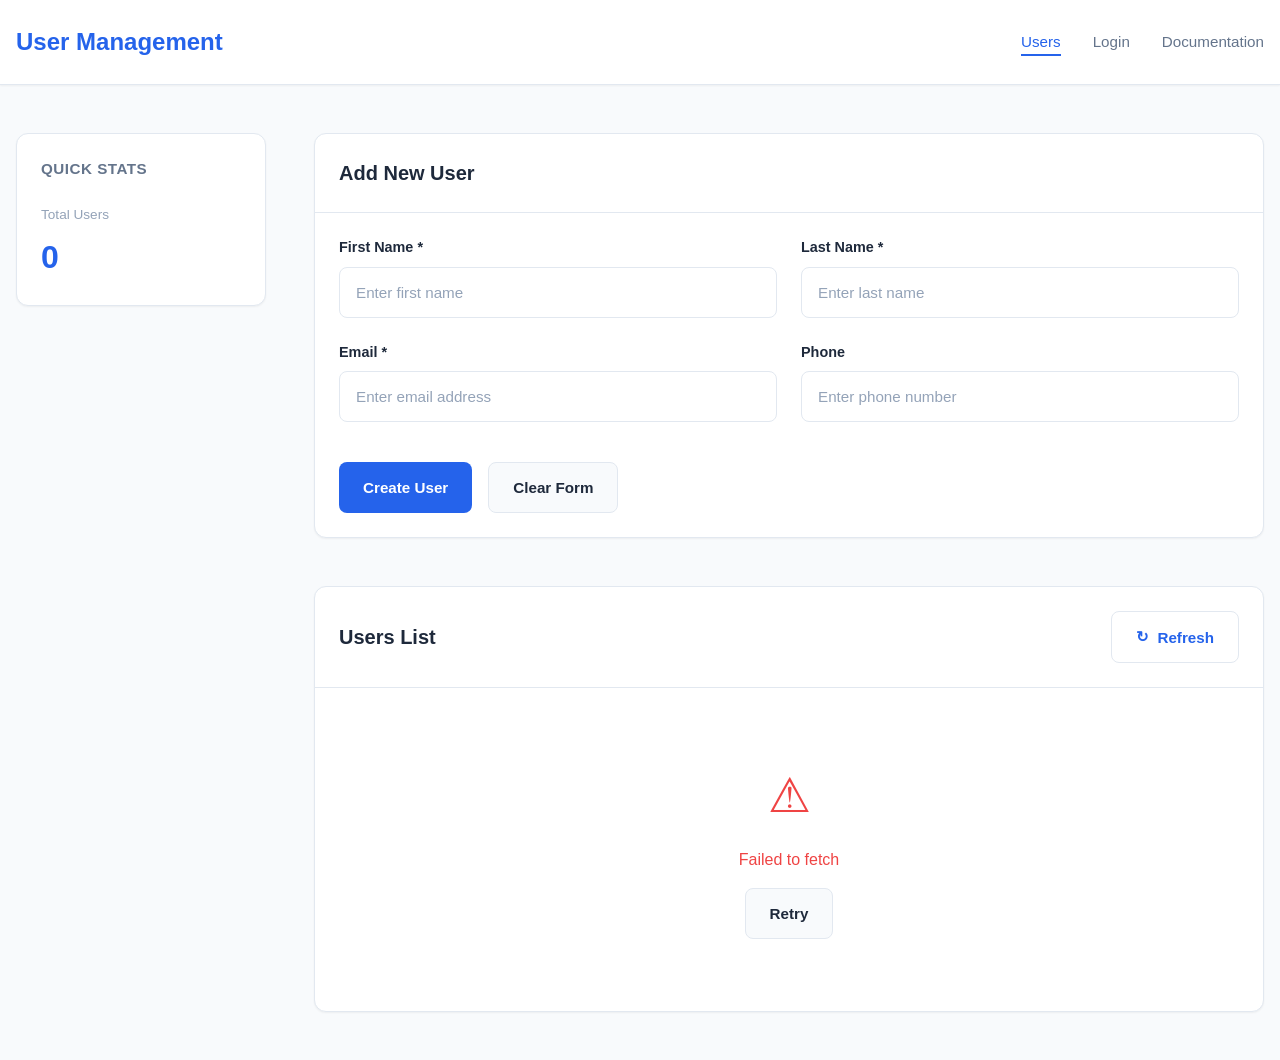
<file: index.html>
<!DOCTYPE html>
<html lang="en">

<head>
    <meta charset="UTF-8">
    <meta name="viewport" content="width=device-width, initial-scale=1.0">
    <title>User Management Dashboard</title>
    <link rel="stylesheet" href="styles.css">
</head>

<body>
    <!-- Navigation Header -->
    <header class="header">
        <div class="header-container">
            <div class="logo">
                <h1>User Management</h1>
            </div>
            <nav class="nav">
                <ul>
                    <li><a href="#users" class="nav-link active">Users</a></li>
                    <li><a href="login.html" class="nav-link">Login</a></li>
                    <li><a href="#" class="nav-link">Documentation</a></li>
                </ul>
            </nav>
        </div>
    </header>

    <!-- Main Content -->
    <main class="main-content">
        <!-- Sidebar -->
        <aside class="sidebar">
            <div class="sidebar-card">
                <h3>Quick Stats</h3>
                <div class="stat-item">
                    <span class="stat-label">Total Users</span>
                    <span class="stat-value" id="totalUsers">0</span>
                </div>
            </div>
        </aside>

        <!-- Main Panel -->
        <section class="content-panel">
            <!-- Create User Form -->
            <div class="card">
                <div class="card-header">
                    <h2 id="formTitle">Add New User</h2>
                </div>
                <div class="card-body">
                    <form id="createUserForm" class="form">
                        <div class="form-row">
                            <div class="form-group">
                                <label for="firstName">First Name *</label>
                                <input type="text" id="firstName" name="firstName" placeholder="Enter first name"
                                    required>
                            </div>
                            <div class="form-group">
                                <label for="lastName">Last Name *</label>
                                <input type="text" id="lastName" name="lastName" placeholder="Enter last name" required>
                            </div>
                        </div>

                        <div class="form-row">
                            <div class="form-group">
                                <label for="email">Email *</label>
                                <input type="email" id="email" name="email" placeholder="Enter email address" required>
                            </div>
                            <div class="form-group">
                                <label for="phone">Phone</label>
                                <input type="tel" id="phone" name="phone" placeholder="Enter phone number">
                            </div>
                        </div>

                        <div class="form-actions">
                            <button type="submit" class="btn btn-primary" id="submitBtn">
                                <span class="btn-text">Create User</span>
                                <span class="btn-loader hidden">Loading...</span>
                            </button>
                            <button type="reset" class="btn btn-secondary" id="resetBtn">Clear Form</button>
                        </div>
                    </form>
                </div>
            </div>

            <!-- Users List Section -->
            <div class="card">
                <div class="card-header">
                    <h2>Users List</h2>
                    <button id="refreshBtn" class="btn btn-outline">
                        <span class="refresh-icon">↻</span> Refresh
                    </button>
                </div>
                <div class="card-body">
                    <!-- Loading State -->
                    <div id="loadingState" class="loading-state">
                        <div class="spinner"></div>
                        <p>Loading users...</p>
                    </div>

                    <!-- Error State -->
                    <div id="errorState" class="error-state hidden">
                        <div class="error-icon">⚠</div>
                        <p id="errorMessage">An error occurred while loading users</p>
                        <button id="retryBtn" class="btn btn-secondary">Retry</button>
                    </div>

                    <!-- Empty State -->
                    <div id="emptyState" class="empty-state hidden">
                        <div class="empty-icon">👥</div>
                        <p>No users found</p>
                        <p class="empty-description">Create your first user above to get started</p>
                    </div>

                    <!-- Users Table -->
                    <div id="tableContainer" class="table-container hidden">
                        <table class="users-table">
                            <thead>
                                <tr>
                                    <th>ID</th>
                                    <th>First Name</th>
                                    <th>Last Name</th>
                                    <th>Email</th>
                                    <th>Phone</th>
                                    <th>Created At</th>
                                    <th>Actions</th>
                                </tr>
                            </thead>
                            <tbody id="usersTableBody">
                                <!-- Users will be populated here -->
                            </tbody>
                        </table>
                    </div>
                </div>
            </div>
        </section>
    </main>

    <!-- Notification Toast -->
    <div id="notification" class="notification hidden"></div>

    <!-- Scripts -->
    <script src="api.js"></script>
    <script src="app.js"></script>
</body>

</html>
</file>
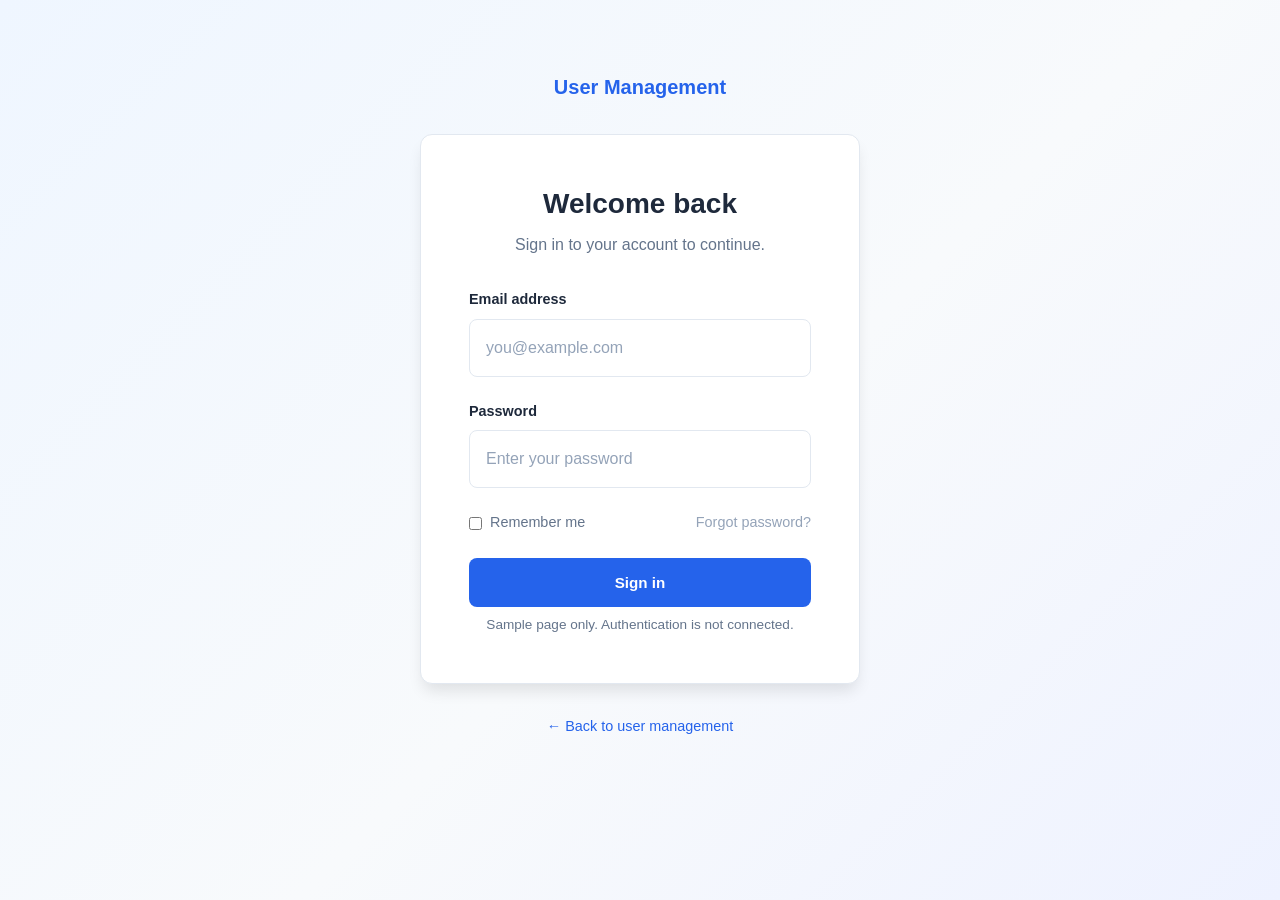
<file: login.html>
<!DOCTYPE html>
<html lang="en">

<head>
    <meta charset="UTF-8">
    <meta name="viewport" content="width=device-width, initial-scale=1.0">
    <title>Sign In | User Management</title>
    <link rel="stylesheet" href="styles.css">
</head>

<body class="login-page">
    <main class="login-shell">
        <a class="login-brand" href="index.html">User Management</a>
        <section class="login-card" aria-labelledby="loginTitle">
            <div class="login-heading">
                <h1 id="loginTitle">Welcome back</h1>
                <p>Sign in to your account to continue.</p>
            </div>
            <form class="login-form">
                <div class="form-group">
                    <label for="loginEmail">Email address</label>
                    <input type="email" id="loginEmail" name="email" placeholder="you@example.com"
                        autocomplete="username" required>
                </div>
                <div class="form-group">
                    <label for="loginPassword">Password</label>
                    <input type="password" id="loginPassword" name="password" placeholder="Enter your password"
                        autocomplete="current-password" required>
                </div>
                <div class="login-options">
                    <label class="remember-me">
                        <input type="checkbox" name="remember">
                        <span>Remember me</span>
                    </label>
                    <span class="login-help">Forgot password?</span>
                </div>
                <button class="btn btn-primary login-submit" type="button">Sign in</button>
                <p class="login-demo-note">Sample page only. Authentication is not connected.</p>
            </form>
        </section>
        <a class="back-link" href="index.html">← Back to user management</a>
    </main>
</body>

</html>
</file>
<file: styles.css>
/* ================================================
   GLOBAL STYLES & CSS VARIABLES
   ================================================ */
:root {
    --color-primary: #2563eb;
    --color-primary-hover: #1d4ed8;
    --color-secondary: #64748b;
    --color-success: #10b981;
    --color-error: #ef4444;
    --color-warning: #f59e0b;
    --color-bg-light: #f8fafc;
    --color-bg-white: #ffffff;
    --color-border: #e2e8f0;
    --color-text-primary: #1e293b;
    --color-text-secondary: #64748b;
    --color-text-muted: #94a3b8;

    --spacing-xs: 0.25rem;
    --spacing-sm: 0.5rem;
    --spacing-md: 1rem;
    --spacing-lg: 1.5rem;
    --spacing-xl: 2rem;
    --spacing-2xl: 3rem;

    --radius-sm: 0.375rem;
    --radius-md: 0.5rem;
    --radius-lg: 0.75rem;

    --shadow-sm: 0 1px 2px 0 rgba(0, 0, 0, 0.05);
    --shadow-md: 0 4px 6px -1px rgba(0, 0, 0, 0.1);
    --shadow-lg: 0 10px 15px -3px rgba(0, 0, 0, 0.1);

    --transition-fast: 150ms cubic-bezier(0.4, 0, 0.2, 1);
    --transition-normal: 300ms cubic-bezier(0.4, 0, 0.2, 1);
}

/* ================================================
   RESET & BASE STYLES
   ================================================ */
* {
    margin: 0;
    padding: 0;
    box-sizing: border-box;
}

html,
body {
    width: 100%;
    height: 100%;
}

body {
    font-family: -apple-system, BlinkMacSystemFont, 'Segoe UI', 'Roboto', 'Oxygen',
        'Ubuntu', 'Cantarell', 'Fira Sans', 'Droid Sans', 'Helvetica Neue',
        sans-serif;
    -webkit-font-smoothing: antialiased;
    -moz-osx-font-smoothing: grayscale;
    background-color: var(--color-bg-light);
    color: var(--color-text-primary);
    line-height: 1.5;
}

a {
    color: var(--color-primary);
    text-decoration: none;
    transition: color var(--transition-fast);
}

a:hover {
    color: var(--color-primary-hover);
}

/* ================================================
   HEADER & NAVIGATION
   ================================================ */
.header {
    background-color: var(--color-bg-white);
    border-bottom: 1px solid var(--color-border);
    box-shadow: var(--shadow-sm);
    position: sticky;
    top: 0;
    z-index: 100;
}

.header-container {
    max-width: 1400px;
    margin: 0 auto;
    padding: var(--spacing-lg) var(--spacing-md);
    display: flex;
    justify-content: space-between;
    align-items: center;
}

.logo h1 {
    font-size: 1.5rem;
    font-weight: 700;
    color: var(--color-primary);
}

.nav ul {
    list-style: none;
    display: flex;
    gap: var(--spacing-xl);
}

.nav-link {
    font-size: 0.95rem;
    font-weight: 500;
    color: var(--color-text-secondary);
    border-bottom: 2px solid transparent;
    padding-bottom: var(--spacing-xs);
    transition: all var(--transition-fast);
}

.nav-link:hover,
.nav-link.active {
    color: var(--color-primary);
    border-bottom-color: var(--color-primary);
}

/* ================================================
   LAYOUT STRUCTURE
   ================================================ */
.main-content {
    max-width: 1400px;
    margin: 0 auto;
    padding: var(--spacing-2xl) var(--spacing-md);
    display: grid;
    grid-template-columns: 250px 1fr;
    gap: var(--spacing-2xl);
}

.sidebar {
    display: flex;
    flex-direction: column;
    gap: var(--spacing-lg);
}

.content-panel {
    display: flex;
    flex-direction: column;
    gap: var(--spacing-2xl);
}

/* ================================================
   CARDS & CONTAINERS
   ================================================ */
.card {
    background-color: var(--color-bg-white);
    border: 1px solid var(--color-border);
    border-radius: var(--radius-lg);
    box-shadow: var(--shadow-sm);
    overflow: hidden;
    transition: box-shadow var(--transition-normal);
}

.card:hover {
    box-shadow: var(--shadow-md);
}

.card-header {
    padding: var(--spacing-lg);
    border-bottom: 1px solid var(--color-border);
    display: flex;
    justify-content: space-between;
    align-items: center;
}

.card-header h2 {
    font-size: 1.25rem;
    font-weight: 600;
    color: var(--color-text-primary);
}

.card-body {
    padding: var(--spacing-lg);
}

.sidebar-card {
    background-color: var(--color-bg-white);
    border: 1px solid var(--color-border);
    border-radius: var(--radius-lg);
    padding: var(--spacing-lg);
    box-shadow: var(--shadow-sm);
}

.sidebar-card h3 {
    font-size: 0.95rem;
    font-weight: 600;
    color: var(--color-text-secondary);
    margin-bottom: var(--spacing-lg);
    text-transform: uppercase;
    letter-spacing: 0.5px;
}

.stat-item {
    display: flex;
    flex-direction: column;
    gap: var(--spacing-sm);
}

.stat-label {
    font-size: 0.85rem;
    color: var(--color-text-muted);
    font-weight: 500;
}

.stat-value {
    font-size: 2rem;
    font-weight: 700;
    color: var(--color-primary);
}

/* ================================================
   FORMS
   ================================================ */
.form {
    display: flex;
    flex-direction: column;
    gap: var(--spacing-lg);
}

.form-row {
    display: grid;
    grid-template-columns: 1fr 1fr;
    gap: var(--spacing-lg);
}

.form-group {
    display: flex;
    flex-direction: column;
    gap: var(--spacing-sm);
}

.form-group label {
    font-size: 0.9rem;
    font-weight: 600;
    color: var(--color-text-primary);
}

.form-group input,
.form-group textarea,
.form-group select {
    padding: var(--spacing-md);
    border: 1px solid var(--color-border);
    border-radius: var(--radius-md);
    font-size: 0.95rem;
    font-family: inherit;
    transition: all var(--transition-fast);
}

.form-group input:focus,
.form-group textarea:focus,
.form-group select:focus {
    outline: none;
    border-color: var(--color-primary);
    box-shadow: 0 0 0 3px rgba(37, 99, 235, 0.1);
}

.form-group input::placeholder {
    color: var(--color-text-muted);
}

.form-actions {
    display: flex;
    gap: var(--spacing-md);
    margin-top: var(--spacing-md);
}

/* ================================================
   BUTTONS
   ================================================ */
.btn {
    padding: var(--spacing-md) var(--spacing-lg);
    border: none;
    border-radius: var(--radius-md);
    font-size: 0.95rem;
    font-weight: 600;
    cursor: pointer;
    transition: all var(--transition-fast);
    display: inline-flex;
    align-items: center;
    gap: var(--spacing-sm);
    white-space: nowrap;
}

.btn-primary {
    background-color: var(--color-primary);
    color: white;
}

.btn-primary:hover:not(:disabled) {
    background-color: var(--color-primary-hover);
    box-shadow: var(--shadow-md);
}

.btn-primary:disabled {
    opacity: 0.6;
    cursor: not-allowed;
}

.btn-secondary {
    background-color: var(--color-bg-light);
    color: var(--color-text-primary);
    border: 1px solid var(--color-border);
}

.btn-secondary:hover:not(:disabled) {
    background-color: var(--color-border);
}

.btn-outline {
    background-color: transparent;
    color: var(--color-primary);
    border: 1px solid var(--color-border);
}

.btn-outline:hover:not(:disabled) {
    background-color: var(--color-bg-light);
    border-color: var(--color-primary);
}

.btn-danger {
    background-color: var(--color-error);
    color: white;
}

.btn-danger:hover:not(:disabled) {
    background-color: #dc2626;
}

.btn-small {
    padding: var(--spacing-sm) var(--spacing-md);
    font-size: 0.85rem;
}

.btn-text {
    display: inline;
}

.btn-loader {
    display: inline;
}

.btn-loader.hidden {
    display: none;
}

.btn-text.hidden {
    display: none;
}

.refresh-icon {
    display: inline-block;
    transition: transform var(--transition-normal);
}

.btn-outline:hover .refresh-icon {
    transform: rotate(180deg);
}

/* ================================================
   TABLES
   ================================================ */
.table-container {
    overflow-x: auto;
}

.users-table {
    width: 100%;
    border-collapse: collapse;
    font-size: 0.95rem;
}

.users-table thead {
    background-color: var(--color-bg-light);
}

.users-table th {
    padding: var(--spacing-md);
    text-align: left;
    font-weight: 600;
    color: var(--color-text-secondary);
    border-bottom: 2px solid var(--color-border);
}

.users-table td {
    padding: var(--spacing-md);
    border-bottom: 1px solid var(--color-border);
}

.users-table tbody tr {
    transition: background-color var(--transition-fast);
}

.users-table tbody tr:hover {
    background-color: var(--color-bg-light);
}

.users-table tbody tr:last-child td {
    border-bottom: none;
}

.actions-cell {
    white-space: nowrap;
    display: flex;
    gap: var(--spacing-sm);
}

/* ================================================
   STATES
   ================================================ */
.loading-state,
.error-state,
.empty-state {
    display: flex;
    flex-direction: column;
    align-items: center;
    justify-content: center;
    padding: var(--spacing-2xl);
    gap: var(--spacing-md);
    color: var(--color-text-secondary);
}

.loading-state p,
.error-state p,
.empty-state p {
    margin: 0;
}

.error-state {
    color: var(--color-error);
}

.empty-state {
    color: var(--color-text-muted);
}

.error-icon {
    font-size: 3rem;
}

.empty-icon {
    font-size: 3rem;
    opacity: 0.5;
}

.empty-description {
    font-size: 0.9rem;
    color: var(--color-text-muted) !important;
}

/* Spinner animation */
.spinner {
    width: 40px;
    height: 40px;
    border: 4px solid var(--color-border);
    border-top-color: var(--color-primary);
    border-radius: 50%;
    animation: spin 1s linear infinite;
}

@keyframes spin {
    to {
        transform: rotate(360deg);
    }
}

.hidden {
    display: none !important;
}

/* ================================================
   SAMPLE LOGIN PAGE
   ================================================ */
.login-page {
    min-height: 100%;
    background: linear-gradient(135deg, #eff6ff, #f8fafc 55%, #eef2ff);
}

.login-shell {
    width: min(100% - 2rem, 440px);
    margin: 0 auto;
    padding: 8vh 0 2rem;
    display: flex;
    flex-direction: column;
    align-items: center;
    gap: var(--spacing-xl);
}

.login-brand {
    font-size: 1.25rem;
    font-weight: 700;
}

.login-card {
    width: 100%;
    padding: var(--spacing-2xl);
    background: var(--color-bg-white);
    border: 1px solid var(--color-border);
    border-radius: var(--radius-lg);
    box-shadow: var(--shadow-lg);
}

.login-heading {
    margin-bottom: var(--spacing-xl);
    text-align: center;
}

.login-heading h1 {
    margin-bottom: var(--spacing-sm);
    font-size: 1.75rem;
}

.login-heading p,
.login-demo-note {
    color: var(--color-text-secondary);
}

.login-form {
    display: flex;
    flex-direction: column;
    gap: var(--spacing-lg);
}

.login-form input[type="email"],
.login-form input[type="password"] {
    width: 100%;
    padding: var(--spacing-md);
    border: 1px solid var(--color-border);
    border-radius: var(--radius-md);
    font: inherit;
}

.login-form input:focus {
    outline: none;
    border-color: var(--color-primary);
    box-shadow: 0 0 0 3px rgba(37, 99, 235, 0.1);
}

.login-options,
.remember-me {
    display: flex;
    align-items: center;
}

.login-options {
    justify-content: space-between;
    gap: var(--spacing-sm);
    font-size: 0.9rem;
}

.remember-me {
    gap: var(--spacing-sm);
    color: var(--color-text-secondary);
}

.remember-me input {
    accent-color: var(--color-primary);
}

.login-help {
    color: var(--color-text-muted);
}

.login-submit {
    width: 100%;
    justify-content: center;
}

.login-demo-note {
    margin-top: calc(-1 * var(--spacing-md));
    font-size: 0.85rem;
    text-align: center;
}

.back-link {
    font-size: 0.9rem;
}

/* ================================================
   NOTIFICATIONS
   ================================================ */
.notification {
    position: fixed;
    bottom: var(--spacing-xl);
    right: var(--spacing-xl);
    padding: var(--spacing-lg);
    background-color: var(--color-bg-white);
    border: 1px solid var(--color-border);
    border-radius: var(--radius-md);
    box-shadow: var(--shadow-lg);
    max-width: 400px;
    animation: slideIn 300ms ease-out forwards;
    z-index: 1000;
}

.notification.hidden {
    display: none;
}

.notification.success {
    border-left: 4px solid var(--color-success);
    color: var(--color-success);
}

.notification.error {
    border-left: 4px solid var(--color-error);
    color: var(--color-error);
}

.notification.info {
    border-left: 4px solid var(--color-primary);
    color: var(--color-primary);
}

@keyframes slideIn {
    from {
        transform: translateX(400px);
        opacity: 0;
    }

    to {
        transform: translateX(0);
        opacity: 1;
    }
}

/* ================================================
   RESPONSIVE DESIGN
   ================================================ */

/* Tablet devices */
@media (max-width: 768px) {
    .main-content {
        grid-template-columns: 1fr;
        gap: var(--spacing-lg);
        padding: var(--spacing-lg) var(--spacing-md);
    }

    .sidebar {
        flex-direction: row;
        gap: var(--spacing-lg);
    }

    .sidebar-card {
        flex: 1;
    }

    .form-row {
        grid-template-columns: 1fr;
    }

    .header-container {
        flex-direction: column;
        gap: var(--spacing-md);
        text-align: center;
    }

    .nav ul {
        flex-direction: column;
        gap: var(--spacing-md);
    }

    .card-header {
        flex-direction: column;
        align-items: flex-start;
        gap: var(--spacing-md);
    }

    .form-actions {
        flex-direction: column;
    }

    .btn {
        width: 100%;
        justify-content: center;
    }

    .users-table {
        font-size: 0.85rem;
    }

    .users-table th,
    .users-table td {
        padding: var(--spacing-sm);
    }
}

/* Mobile devices */
@media (max-width: 480px) {
    :root {
        --spacing-lg: 1rem;
        --spacing-xl: 1.5rem;
        --spacing-2xl: 2rem;
    }

    .header-container {
        padding: var(--spacing-md);
    }

    .logo h1 {
        font-size: 1.25rem;
    }

    .nav ul {
        gap: var(--spacing-md);
    }

    .main-content {
        padding: var(--spacing-lg) var(--spacing-sm);
    }

    .card-header h2 {
        font-size: 1.1rem;
    }

    .card-body,
    .card-header {
        padding: var(--spacing-md);
    }

    .stat-value {
        font-size: 1.5rem;
    }

    .notification {
        bottom: var(--spacing-md);
        right: var(--spacing-md);
        left: var(--spacing-md);
        max-width: none;
    }

    .users-table {
        font-size: 0.75rem;
    }

    .users-table th,
    .users-table td {
        padding: var(--spacing-xs);
    }

    .login-shell {
        padding-top: 2rem;
    }

    .login-card {
        padding: var(--spacing-lg);
    }
}

/* Large desktop */
@media (min-width: 1600px) {
    .main-content {
        max-width: 1600px;
    }

    .card {
        margin-bottom: var(--spacing-md);
    }
}
</file>
